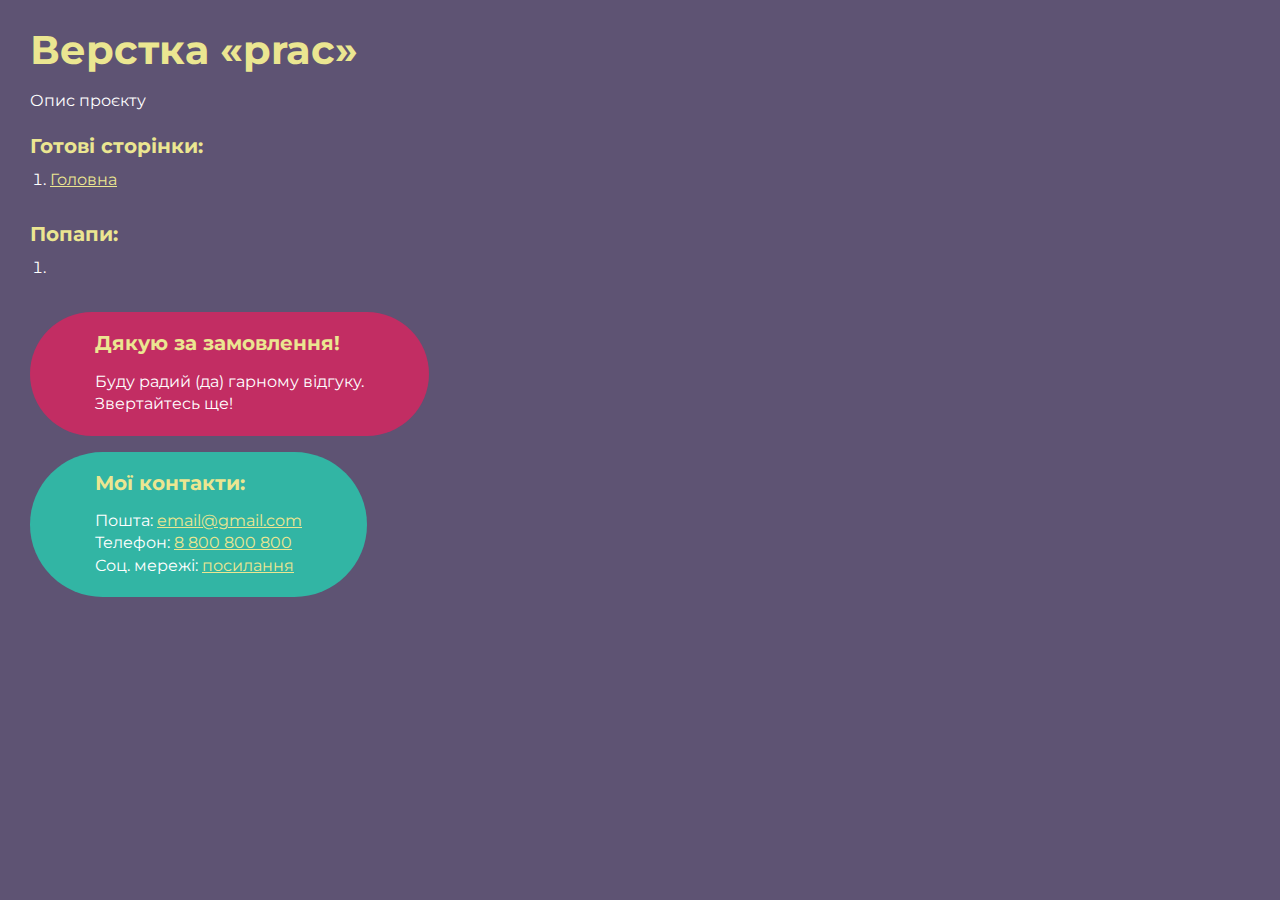
<file: index.html>
<!DOCTYPE html>
<html>

<head>
	<meta charset="UTF-8">
	<meta name="viewport" content="width=device-width, initial-scale=1.0">
	<title>Верстка «prac»</title>
</head>

<body>
	<div class="rootpage">
		<h1>Верстка «prac»</h1>
		<div class="rootpage__info">
			Опис проєкту
		</div>
		<h2>Готові сторінки:</h2>
		<ol class="rootpage__list">
			<li><a target="_blank" href="home.html">Головна</a></li>
		</ol>
		<h2>Попапи:</h2>
		<ol class="rootpage__list">
			<li><a target="_blank" href="home.html#"></a></li>
		</ol>
		<div class="rootpage__tnx">
			<h2>Дякую за замовлення!</h2>
			<p>Буду радий (да) гарному відгуку.</p>
			<p>Звертайтесь ще!</p>
		</div>
		<div class="rootpage__contacts">
			<h2>Мої контакти:</h2>
			<p>Пошта: <a href="mailto:email@gmail.com">email@gmail.com</a></p>
			<p>Телефон: <a href="tel:8800800800">8 800 800 800</a></p>
			<p>Соц. мережі: <a href="">посилання</a></p>
		</div>
	</div>
</body>
<style>
	@charset "UTF-8";
	@import url("https://fonts.googleapis.com/css?family=Montserrat:regular,700&display=swap");

	*,
	*::before,
	*::after {
		padding: 0px;
		margin: 0px;
		border: 0px;
		box-sizing: border-box;
	}

	html,
	body {
		height: 100%;
		margin: 0;
		padding: 0;
		min-width: 320px;
		width: 100%;
		color: #fff;
		background-color: #5e5373;
	}

	body {
		font-family: Montserrat;
		font-size: 100%;
		line-height: 1;
		font-size: 1rem;
	}

	a {
		text-decoration: underline;
		color: #ebe691
	}

	a:visited {
		text-decoration: underline;
		color: #aaa768;
	}

	a:hover {
		text-decoration: none;
	}

	ul li {
		list-style: none;
	}

	img {
		vertical-align: top;
	}

	.wrapper {
		width: 100%;
		min-height: 100%;
		overflow: hidden;
	}

	.rootpage {
		padding: 30px;
		display: flex;
		flex-direction: column;
		align-items: flex-start;
	}

	@media (max-width: 767px) {
		.rootpage {
			padding: 30px 15px;
		}
	}

	h1 {
		color: #ebe691;
		font-size: 2.5rem;
		margin: 0px 0px 1.25rem 0px;
	}

	@media (max-width: 767px) {
		h1 {
			font-size: 1.85rem;
			margin: 0px 0px 1.25rem 0px;
		}
	}

	h2 {
		color: #ebe691;
		font-size: 1.25rem;
		margin: 0px 0px 1rem 0px;
	}

	@media (max-width: 767px) {
		h2 {
			font-size: 1.125rem;
			margin: 0px 0px 1rem 0px;
		}
	}

	.rootpage__info {
		line-height: 140%;
		margin: 0px 0px 1.5rem 0px;
	}

	.rootpage__list {
		margin: 0px 0px 2.25rem 1.25rem;
	}

	.rootpage__list li:not(:last-child) {
		margin: 0px 0px 15px 0px;
	}

	.rootpage__contacts,
	.rootpage__tnx {
		border-radius: 200px;
		padding: 20px 65px;
		line-height: 140%;
	}

	@media (max-width: 767px) {

		.rootpage__contacts,
		.rootpage__tnx {
			border-radius: 40px;
			padding: 20px;
		}
	}

	.rootpage__contacts {
		background: #32b5a4;

	}

	.rootpage__contacts a {
		color: #ebe691;
	}

	.rootpage__tnx {
		background: #c22d63;
		margin: 0px 0px 1rem 0px;
	}
</style>

</html>
</file>
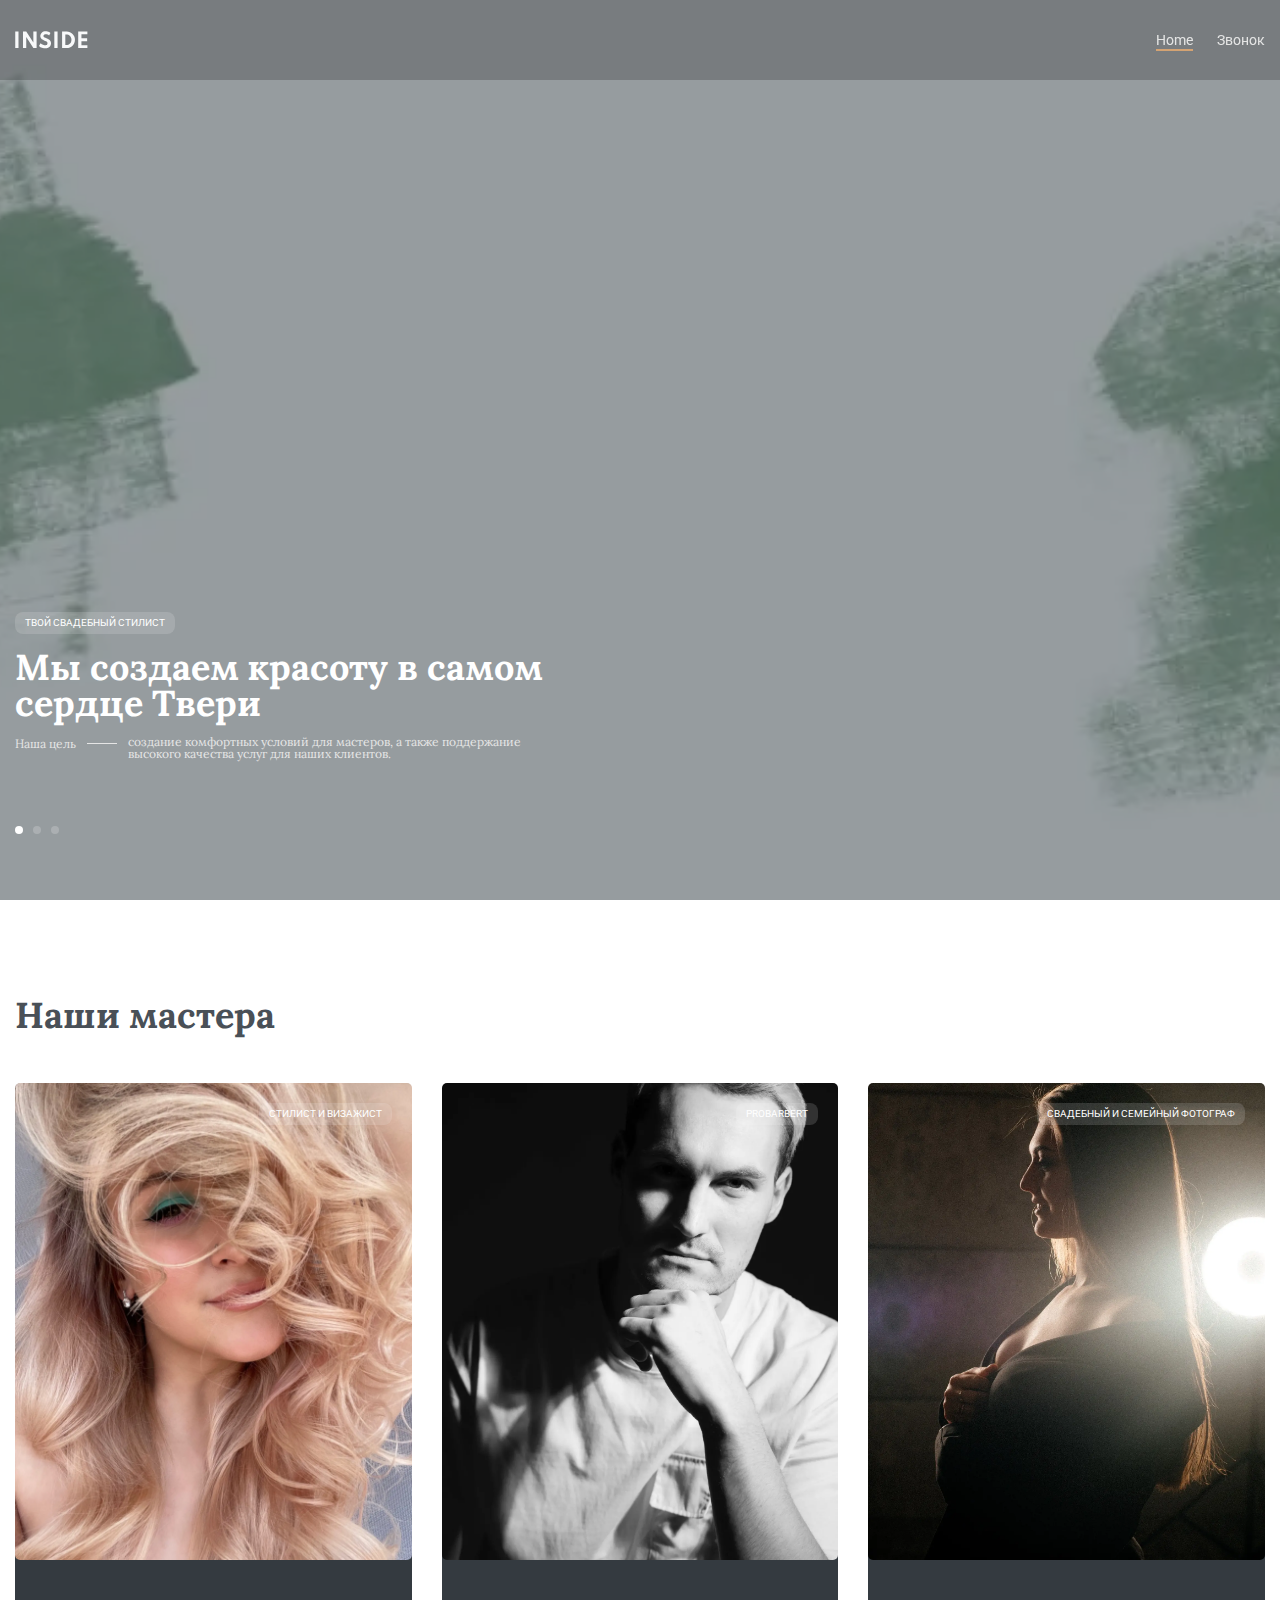
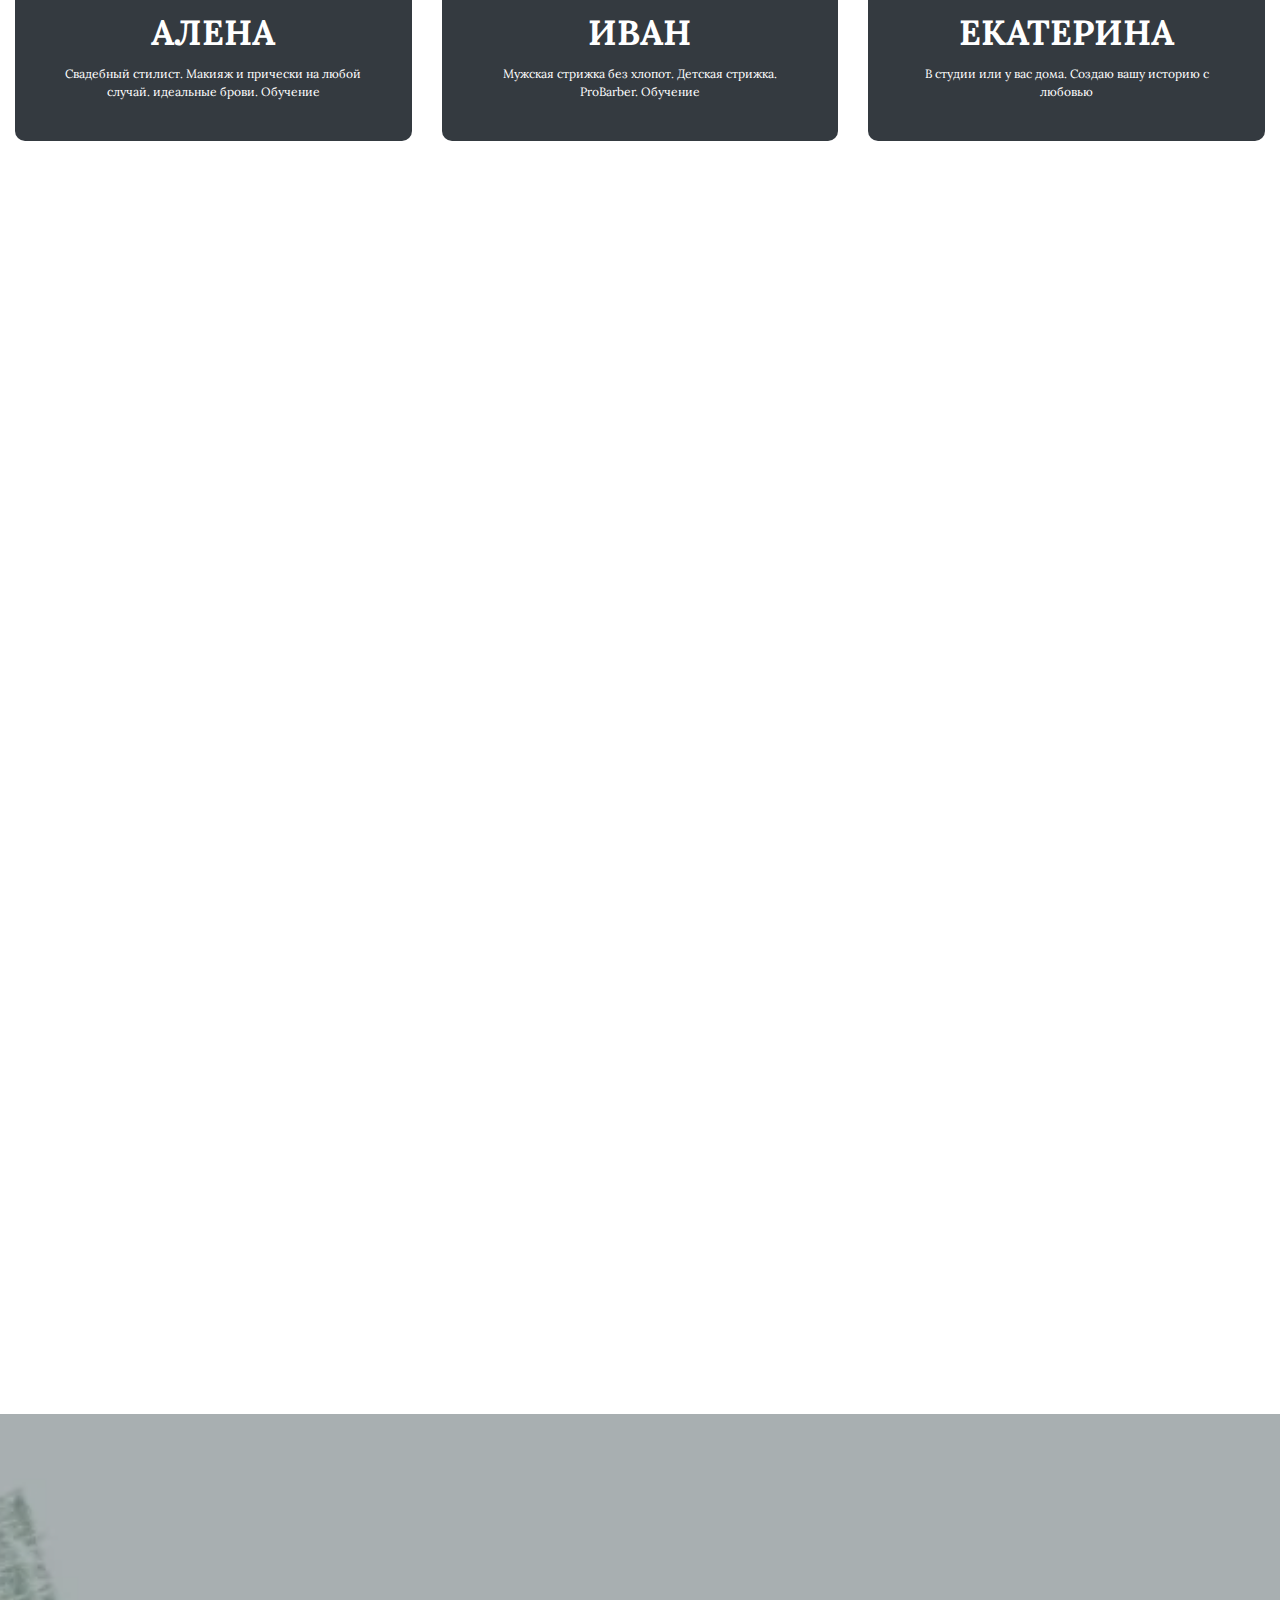
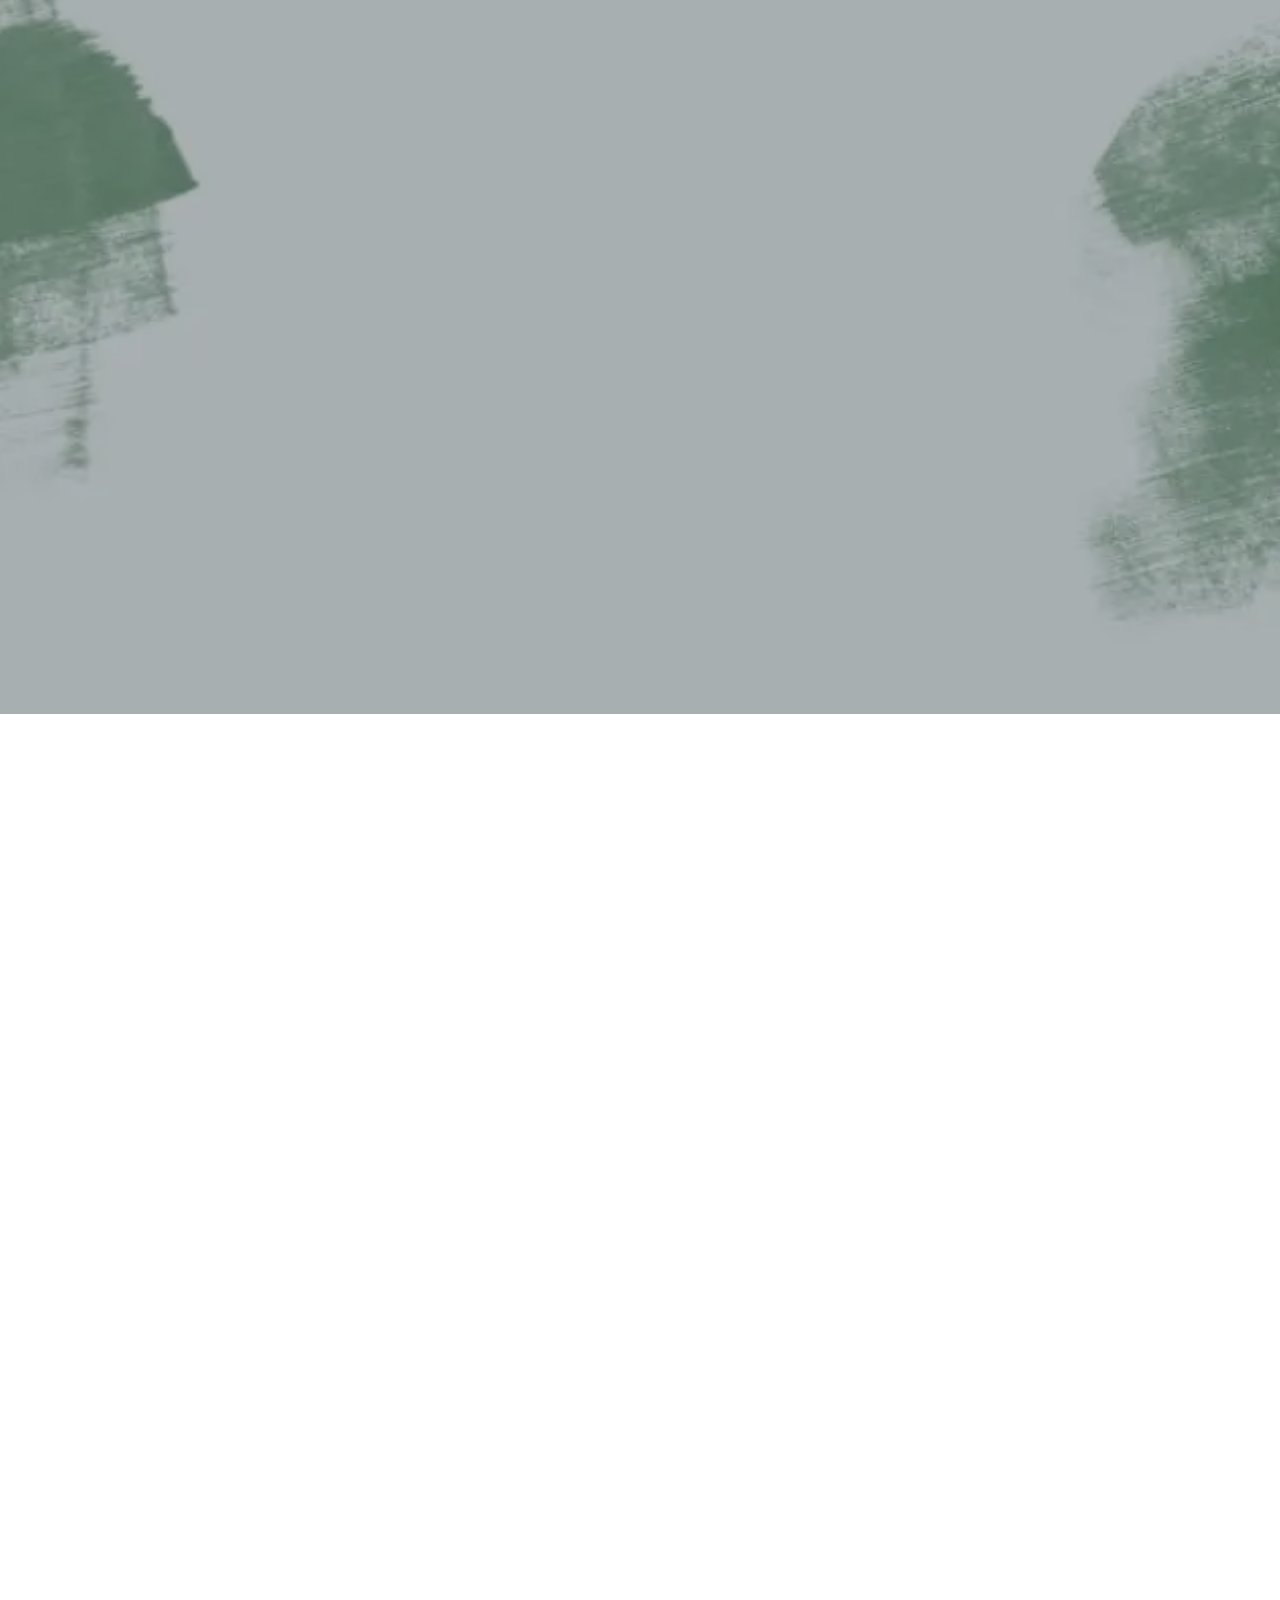
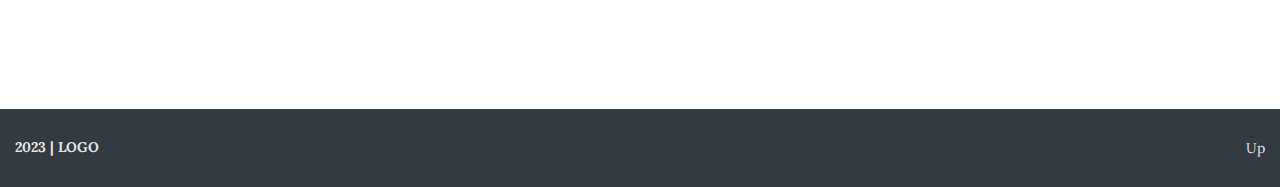
<file: home.html>
<!DOCTYPE html>
<html lang="ru">

<head>
	<title>HomePage</title>
	<meta charset="UTF-8">
	<meta name="format-detection" content="telephone=no">
	<!-- <style>body{opacity: 0;}</style> -->
	<link rel="stylesheet" href="css/style.min.css?_v=20230210014905">
	<link rel="shortcut icon" href="favicon.ico">
	<!-- <meta name="robots" content="noindex, nofollow"> -->
	<meta name="viewport" content="width=device-width, initial-scale=1.0">
</head>

<body>
	<div class="wrapper">
		<header class="header">
			<div class="header__container">
				<div class="header__logo">
					<img src="img/logo/INSIDE.svg" alt="Logo">
				</div>
				<nav class="header__menu menu">
					<ul class="menu__list">
						<li class="menu__item">
							<a href="home.html" class="menu__link active">Home</a>
						</li>
						<li class="menu__item">
							<a href="article.html" class="menu__link">Звонок</a>
						</li>
					</ul>
				</nav>
			</div>
		</header>
		<main class="page">
			<section class="page__sections">
				<div class="page__main-slider main-slider swiper">
					<div class="main-slider__wrapper swiper-wrapper">
						<div class="main-slider__slide swiper-slide">
							<picture><source srcset="img/mainpage/f2.webp" type="image/webp"><img class="main-slider__bg" src="img/mainpage/f2.jpg" alt="image"></picture>
							<div class="main-slider__container">
								<a href="#" class="main-slider__category category">ТВОЙ СВАДЕБНЫЙ СТИЛИСТ</a>
								<div class="main-slider__title title">Мы создаем красоту в самом сердце Твери</div>
								<div class="main-slider__body">
									<div class="main-slier__date">Наша цель</div>
									<div class="main-slier__text text">
										<p> создание комфортных условий для мастеров, а также поддержание высокого качества услуг для наших клиентов.</p>
									</div>
								</div>
							</div>
						</div>
						<div class="main-slider__slide swiper-slide">
							<picture><source srcset="img/mainpage/(2).webp" type="image/webp"><img class="main-slider__bg" src="img/mainpage/(2).jpg" alt="image"></picture>
							<div class="main-slider__container">
								<a href="#" class="main-slider__category category">ФОТОСЕССИИ</a>
								<div class="main-slider__title title">Предоставляя качественные услуги в дружелюбной обстановке</div>
								<div class="main-slider__body">
									<div class="main-slier__date">Наша обязаность</div>
									<div class="main-slier__text text">
										<p>как ярко вы выйдете в свет полсе нас </p>
									</div>
								</div>
							</div>
						</div>
						<div class="main-slider__slide swiper-slide">
							<picture><source srcset="img/mainpage/(3).webp" type="image/webp"><img class="main-slider__bg" src="img/mainpage/(3).jpg" alt="image"></picture>
							<div class="main-slider__container">
								<a href="#" class="main-slider__category category">ОБУЧЕНИЕ И РАБОТА У НАС</a>
								<div class="main-slider__title title">Аренда мест для будующих мастеров, а так же курсы для опытных и начинающих</div>
								<div class="main-slider__body">
									<div class="main-slier__date">Наша цель</div>
									<div class="main-slier__text text">
										<p> Аренда мест для будующих мастеров, а так же курсы для опытных и начинающих</p>
									</div>
								</div>
							</div>
						</div>

					</div>
					<div class="main-slider__bullets bullets">
						<div class="bullets__container">
							<div class="bullets__items"></div>
						</div>
					</div>
				</div>

			</section>
			<section class="page__masters masters">
				<div class="masters__container">
					<div class="masters__header">
						<h2 class="masters__title title title_dark">Наши мастера</h2>
					</div>
					<div class="masters__items">
						<article class="masters__item item-master">
							<a href="" class="item-master__category category">СТИЛИСТ И ВИЗАЖИСТ</a>
							<a href="#" class="item-master__image">
								<picture><source srcset="img/mainpage/alena.webp" type="image/webp"><img src="img/mainpage/alena.jpg" alt="Image(Алена)"></picture>
							</a>
							<div class="item-master__content">
								<h4 class="item-master__title">
									<a href="" class="item-master__link-title">АЛЕНА</a>
								</h4>
								<div class="item-master__text text">
									<p>
										Свадебный стилист. Макияж и прически на любой случай. идеальные брови. Обучение
									</p>
								</div>
							</div>
						</article>
						<article class="masters__item item-master">
							<a href="" class="item-master__category category">ProBarberТ</a>
							<a href="#" class="item-master__image">
								<picture><source srcset="img/mainpage/ivan.webp" type="image/webp"><img src="img/mainpage/ivan.jpg" alt="Image(Алена)"></picture>
							</a>
							<div class="item-master__content">
								<h4 class="item-master__title">
									<a href="" class="item-master__link-title">ИВАН</a>
								</h4>
								<div class="item-master__text text">
									<p>
										Мужская стрижка без хлопот. Детская стрижка. ProBarber. Обучение
									</p>
								</div>
							</div>
						</article>
						<article class="masters__item item-master">
							<a href="" class="item-master__category category">СВАДЕБНЫЙ И СЕМЕЙНЫЙ ФОТОГРАФ</a>
							<a href="#" class="item-master__image">
								<picture><source srcset="img/mainpage/kate.webp" type="image/webp"><img src="img/mainpage/kate.jpg" alt="Image(Алена)"></picture>
							</a>
							<div class="item-master__content">
								<h4 class="item-master__title">
									<a href="" class="item-master__link-title">ЕКАТЕРИНА</a>
								</h4>
								<div class="item-master__text text">
									<p>
										В студии или у вас дома. Создаю вашу историю с любовью
									</p>
								</div>
							</div>
						</article>
					</div>
				</div>
			</section>
			<section class="page__popular popular">
				<div class="popular__container">
					<div data-item class="popular__header">
						<h2 class="popular__title title title_dark">В салоне INSIDE</h2>
						<nav class="popular__nav nav-popular">
							<button type="button" class="nav-popular__item active">Работы мастеров</button>
							<button type="button" class="nav-popular__item">АЛЕНА</button>
							<button type="button" class="nav-popular__item">ИВАН</button>
							<button type="button" class="nav-popular__item">КАТЯ</button>
						</nav>
					</div>
					<div class="popualar__content">
						<div class="popular__tab active">
							<div class="popular__items">
								<article data-item class="popular__item item-popular">
									<a href="" class="item-popular__category category">АЛЕНА</a>
									<a href="#" class="item-popular__image">
										<picture><source srcset="img/popular/1.webp" type="image/webp"><img src="img/popular/1.jpg" alt="Image"></picture>
									</a>
									<!-- <div class="item-popular__date">08.08.2021</div> -->
									<h4 class="item-popular__title">
										<a href="" class="item-popular__link-title">Dream destinations to visit this
											year in Paris</a>
									</h4>
									<div class="item-popular__text text">
										<p>
											Progressively incentivize cooperative systems through technically sound functionalities. Credibly productivate seamless data with flexible schemas.
										</p>
									</div>
								</article>
								<article data-item class="popular__item item-popular">
									<a href="" class="item-popular__category category">АЛЕНА</a>
									<a href="#" class="item-popular__image">
										<picture><source srcset="img/popular/2.webp" type="image/webp"><img src="img/popular/2.jpg" alt="Image"></picture>
									</a>
									<!-- <div class="item-popular__date">08.08.2021</div> -->
									<h4 class="item-popular__title">
										<a href="" class="item-popular__link-title">Breathtaking first-person photos
											around Europe</a>
									</h4>
									<div class="item-popular__text text">
										<p>
											Progressively incentivize cooperative systems through technically sound functionalities. Credibly productivate seamless data with flexible schemas.
										</p>
									</div>
								</article>
								<article data-item class="popular__item item-popular">
									<a href="" class="item-popular__category category">ИВАН</a>
									<a href="#" class="item-popular__image">
										<picture><source srcset="img/popular/3.webp" type="image/webp"><img src="img/popular/3.jpg" alt="Image"></picture>
									</a>
									<!-- <div class="item-popular__date">08.08.2021</div> -->
									<h4 class="item-popular__title">
										<a href="" class="item-popular__link-title">What collectors need to know about
											authenticity</a>
									</h4>
									<div class="item-popular__text text">
										<p>
											Progressively incentivize cooperative systems through technically sound functionalities. Credibly productivate seamless data with flexible schemas.
										</p>
									</div>
								</article>
								<article data-item class="popular__item item-popular">
									<a href="" class="item-popular__category category">КАТЯ</a>
									<a href="#" class="item-popular__image">
										<picture><source srcset="img/popular/4.webp" type="image/webp"><img src="img/popular/4.jpg" alt="Image"></picture>
									</a>
									<!-- <div class="item-popular__date">08.08.2021</div> -->
									<h4 class="item-popular__title">
										<a href="" class="item-popular__link-title">Instagram artists with great
											photography skills</a>
									</h4>
									<div class="item-popular__text text">
										<p>
											Progressively incentivize cooperative systems through technically sound functionalities. Credibly productivate seamless data with flexible schemas.
										</p>
									</div>
								</article>
								<article data-item class="popular__item item-popular">
									<a href="" class="item-popular__category category">ИВАН</a>
									<a href="#" class="item-popular__image">
										<picture><source srcset="img/popular/5.webp" type="image/webp"><img src="img/popular/5.jpg" alt="Image"></picture>
									</a>
									<!-- <div class="item-popular__date">08.08.2021</div> -->
									<h4 class="item-popular__title">
										<a href="" class="item-popular__link-title">Thins to know before visiting
											Cave in Germany</a>
									</h4>
									<div class="item-popular__text text">
										<p>
											Progressively incentivize cooperative systems through technically sound functionalities. Credibly productivate seamless data with flexible schemas.
										</p>
									</div>
								</article>
								<article data-item class="popular__item item-popular">
									<a href="" class="item-popular__category category">АЛЕНА</a>
									<a href="#" class="item-popular__image">
										<picture><source srcset="img/popular/6.webp" type="image/webp"><img src="img/popular/6.jpg" alt="Image"></picture>
									</a>
									<!-- <div class="item-popular__date">08.08.2021</div> -->
									<h4 class="item-popular__title">
										<a href="" class="item-popular__link-title">Nina Smith vibrant work collab
											with Nike Dunk</a>
									</h4>
									<div class="item-popular__text text">
										<p>
											Progressively incentivize cooperative systems through technically sound functionalities. Credibly productivate seamless data with flexible schemas.
										</p>
									</div>
								</article>
								<article data-item class="popular__item item-popular">
									<a href="" class="item-popular__category category">КАТЯ</a>
									<a href="#" class="item-popular__image">
										<picture><source srcset="img/popular/7.webp" type="image/webp"><img src="img/popular/7.jpg" alt="Image"></picture>
									</a>
									<!-- <div class="item-popular__date">08.08.2021</div> -->
									<h4 class="item-popular__title">
										<a href="" class="item-popular__link-title">Richard Norton photorealistic
											rendering as real photos</a>
									</h4>
									<div class="item-popular__text text">
										<p>
											Progressively incentivize cooperative systems through technically sound functionalities. Credibly productivate seamless data with flexible schemas.
										</p>
									</div>
								</article>
								<article data-item class="popular__item item-popular">
									<a href="" class="item-popular__category category">КАТЯ </a>
									<a href="#" class="item-popular__image">
										<picture><source srcset="img/popular/8.webp" type="image/webp"><img src="img/popular/8.jpg" alt="Image"></picture>
									</a>
									<!-- <div class="item-popular__date">08.08.2021</div> -->
									<h4 class="item-popular__title">
										<a href="" class="item-popular__link-title">25 quality collectors toys inspired
											by famous films</a>
									</h4>
									<div class="item-popular__text text">
										<p>
											Progressively incentivize cooperative systems through technically sound functionalities. Credibly productivate seamless data with flexible schemas.
										</p>
									</div>
								</article>
							</div>
						</div>
						<!-- АЛЕНА -->
						<div class="popular__tab">
							<div class="popular__items">
								<article data-item class="popular__item item-popular">
									<a href="" class="item-popular__category category">АЛЕНА</a>
									<a href="#" class="item-popular__image">
										<picture><source srcset="img/popular/alena/1.webp" type="image/webp"><img src="img/popular/alena/1.jpg" alt="Image"></picture>
									</a>
									<!-- <div class="item-popular__date">08.08.2021</div> -->
									<h4 class="item-popular__title">
										<a href="" class="item-popular__link-title">Breathtaking first-person photos
											around Europe</a>
									</h4>
									<div class="item-popular__text text">
										<p>
											Progressively incentivize cooperative systems through technically sound functionalities. Credibly productivate seamless data with flexible schemas.
										</p>
									</div>
								</article>
								<article data-item class="popular__item item-popular">
									<a href="" class="item-popular__category category">АЛЕНА</a>
									<a href="#" class="item-popular__image">
										<picture><source srcset="img/popular/alena/2.webp" type="image/webp"><img src="img/popular/alena/2.jpg" alt="Image"></picture>
									</a>
									<!-- <div class="item-popular__date">08.08.2021</div> -->
									<h4 class="item-popular__title">
										<a href="" class="item-popular__link-title">Dream destinations to visit this
											year in Paris</a>
									</h4>
									<div class="item-popular__text text">
										<p>
											Progressively incentivize cooperative systems through technically sound functionalities. Credibly productivate seamless data with flexible schemas.
										</p>
									</div>
								</article>
								<article data-item class="popular__item item-popular">
									<a href="" class="item-popular__category category">АЛЕНА</a>
									<a href="#" class="item-popular__image">
										<picture><source srcset="img/popular/alena/3.webp" type="image/webp"><img src="img/popular/alena/3.jpg" alt="Image"></picture>
									</a>
									<!-- <div class="item-popular__date">08.08.2021</div> -->
									<h4 class="item-popular__title">
										<a href="" class="item-popular__link-title">What collectors need to know about
											authenticity</a>
									</h4>
									<div class="item-popular__text text">
										<p>
											Progressively incentivize cooperative systems through technically sound functionalities. Credibly productivate seamless data with flexible schemas.
										</p>
									</div>
								</article>
								<article data-item class="popular__item item-popular">
									<a href="" class="item-popular__category category">АЛЕНА</a>
									<a href="#" class="item-popular__image">
										<picture><source srcset="img/popular/alena/4.webp" type="image/webp"><img src="img/popular/alena/4.jpg" alt="Image"></picture>
									</a>
									<!-- <div class="item-popular__date">08.08.2021</div> -->
									<h4 class="item-popular__title">
										<a href="" class="item-popular__link-title">25 quality collectors toys inspired
											by famous films</a>
									</h4>
									<div class="item-popular__text text">
										<p>
											Progressively incentivize cooperative systems through technically sound functionalities. Credibly productivate seamless data with flexible schemas.
										</p>
									</div>
								</article>
								<article data-item class="popular__item item-popular">
									<a href="" class="item-popular__category category">АЛЕНА</a>
									<a href="#" class="item-popular__image">
										<picture><source srcset="img/popular/5.webp" type="image/webp"><img src="img/popular/5.jpg" alt="Image"></picture>
									</a>
									<!-- <div class="item-popular__date">08.08.2021</div> -->
									<h4 class="item-popular__title">
										<a href="" class="item-popular__link-title">25 quality collectors toys inspired
											by famous films</a>
									</h4>
									<div class="item-popular__text text">
										<p>
											Progressively incentivize cooperative systems through technically sound functionalities. Credibly productivate seamless data with flexible schemas.
										</p>
									</div>
								</article>
								<article data-item class="popular__item item-popular">
									<a href="" class="item-popular__category category">АЛЕНА</a>
									<a href="#" class="item-popular__image">
										<picture><source srcset="img/popular/alena/6.webp" type="image/webp"><img src="img/popular/alena/6.jpg" alt="Image"></picture>
									</a>
									<!-- <div class="item-popular__date">08.08.2021</div> -->
									<h4 class="item-popular__title">
										<a href="" class="item-popular__link-title">25 quality collectors toys inspired
											by famous films</a>
									</h4>
									<div class="item-popular__text text">
										<p>
											Progressively incentivize cooperative systems through technically sound functionalities. Credibly productivate seamless data with flexible schemas.
										</p>
									</div>
								</article>
								<article data-item class="popular__item item-popular">
									<a href="" class="item-popular__category category">АЛЕНА</a>
									<a href="#" class="item-popular__image">
										<picture><source srcset="img/popular/alena/7.webp" type="image/webp"><img src="img/popular/alena/7.jpg" alt="Image"></picture>
									</a>
									<!-- <div class="item-popular__date">08.08.2021</div> -->
									<h4 class="item-popular__title">
										<a href="" class="item-popular__link-title">25 quality collectors toys inspired
											by famous films</a>
									</h4>
									<div class="item-popular__text text">
										<p>
											Progressively incentivize cooperative systems through technically sound functionalities. Credibly productivate seamless data with flexible schemas.
										</p>
									</div>
								</article>
								<article data-item class="popular__item item-popular">
									<a href="" class="item-popular__category category">АЛЕНА</a>
									<a href="#" class="item-popular__image">
										<picture><source srcset="img/popular/alena/8.webp" type="image/webp"><img src="img/popular/alena/8.jpg" alt="Image"></picture>
									</a>
									<!-- <div class="item-popular__date">08.08.2021</div> -->
									<h4 class="item-popular__title">
										<a href="" class="item-popular__link-title">25 quality collectors toys inspired
											by famous films</a>
									</h4>
									<div class="item-popular__text text">
										<p>
											Progressively incentivize cooperative systems through technically sound functionalities. Credibly productivate seamless data with flexible schemas.
										</p>
									</div>
								</article>
							</div>
						</div>
						<!-- ИВАН -->
						<div class="popular__tab">
							<div class="popular__items">
								<article data-item class="popular__item item-popular">
									<a href="" class="item-popular__category category">ИВАН</a>
									<a href="#" class="item-popular__image">
										<picture><source srcset="img/popular/ivan/1.webp" type="image/webp"><img src="img/popular/ivan/1.jpg" alt="Image"></picture>
									</a>
									<!-- <div class="item-popular__date">08.08.2021</div> -->
									<h4 class="item-popular__title">
										<a href="" class="item-popular__link-title">What collectors need to know about
											authenticity</a>
									</h4>
									<div class="item-popular__text text">
										<p>
											Progressively incentivize cooperative systems through technically sound functionalities. Credibly productivate seamless data with flexible schemas.
										</p>
									</div>
								</article>
								<article data-item class="popular__item item-popular">
									<a href="" class="item-popular__category category">ИВАН</a>
									<a href="#" class="item-popular__image">
										<picture><source srcset="img/popular/ivan/2.webp" type="image/webp"><img src="img/popular/ivan/2.jpg" alt="Image"></picture>
									</a>
									<!-- <div class="item-popular__date">08.08.2021</div> -->
									<h4 class="item-popular__title">
										<a href="" class="item-popular__link-title">Richard Norton photorealistic
											rendering as real photos</a>
									</h4>
									<div class="item-popular__text text">
										<p>
											Progressively incentivize cooperative systems through technically sound functionalities. Credibly productivate seamless data with flexible schemas.
										</p>
									</div>
								</article>
								<article data-item class="popular__item item-popular">
									<a href="" class="item-popular__category category">ИВАН</a>
									<a href="#" class="item-popular__image">
										<picture><source srcset="img/popular/ivan/3.webp" type="image/webp"><img src="img/popular/ivan/3.jpg" alt="Image"></picture>
									</a>
									<!-- <div class="item-popular__date">08.08.2021</div> -->
									<h4 class="item-popular__title">
										<a href="" class="item-popular__link-title">Richard Norton photorealistic
											rendering as real photos</a>
									</h4>
									<div class="item-popular__text text">
										<p>
											Progressively incentivize cooperative systems through technically sound functionalities. Credibly productivate seamless data with flexible schemas.
										</p>
									</div>
								</article>
								<article data-item class="popular__item item-popular">
									<a href="" class="item-popular__category category">ИВАН</a>
									<a href="#" class="item-popular__image">
										<picture><source srcset="img/popular/ivan/4.webp" type="image/webp"><img src="img/popular/ivan/4.jpg" alt="Image"></picture>
									</a>
									<!-- <div class="item-popular__date">08.08.2021</div> -->
									<h4 class="item-popular__title">
										<a href="" class="item-popular__link-title">Richard Norton photorealistic
											rendering as real photos</a>
									</h4>
									<div class="item-popular__text text">
										<p>
											Progressively incentivize cooperative systems through technically sound functionalities. Credibly productivate seamless data with flexible schemas.
										</p>
									</div>
								</article>
								<article data-item class="popular__item item-popular">
									<a href="" class="item-popular__category category">ИВАН</a>
									<a href="#" class="item-popular__image">
										<picture><source srcset="img/popular/ivan/5.webp" type="image/webp"><img src="img/popular/ivan/5.jpg" alt="Image"></picture>
									</a>
									<!-- <div class="item-popular__date">08.08.2021</div> -->
									<h4 class="item-popular__title">
										<a href="" class="item-popular__link-title">Richard Norton photorealistic
											rendering as real photos</a>
									</h4>
									<div class="item-popular__text text">
										<p>
											Progressively incentivize cooperative systems through technically sound functionalities. Credibly productivate seamless data with flexible schemas.
										</p>
									</div>
								</article>
								<article data-item class="popular__item item-popular">
									<a href="" class="item-popular__category category">ИВАН</a>
									<a href="#" class="item-popular__image">
										<picture><source srcset="img/popular/ivan/6.webp" type="image/webp"><img src="img/popular/ivan/6.jpg" alt="Image"></picture>
									</a>
									<!-- <div class="item-popular__date">08.08.2021</div> -->
									<h4 class="item-popular__title">
										<a href="" class="item-popular__link-title">Richard Norton photorealistic
											rendering as real photos</a>
									</h4>
									<div class="item-popular__text text">
										<p>
											Progressively incentivize cooperative systems through technically sound functionalities. Credibly productivate seamless data with flexible schemas.
										</p>
									</div>
								</article>
								<article data-item class="popular__item item-popular">
									<a href="" class="item-popular__category category">ИВАН</a>
									<a href="#" class="item-popular__image">
										<picture><source srcset="img/popular/ivan/7.webp" type="image/webp"><img src="img/popular/ivan/7.jpg" alt="Image"></picture>
									</a>
									<!-- <div class="item-popular__date">08.08.2021</div> -->
									<h4 class="item-popular__title">
										<a href="" class="item-popular__link-title">Richard Norton photorealistic
											rendering as real photos</a>
									</h4>
									<div class="item-popular__text text">
										<p>
											Progressively incentivize cooperative systems through technically sound functionalities. Credibly productivate seamless data with flexible schemas.
										</p>
									</div>
								</article>
								<article data-item class="popular__item item-popular">
									<a href="" class="item-popular__category category">ИВАН</a>
									<a href="#" class="item-popular__image">
										<picture><source srcset="img/popular/ivan/8.webp" type="image/webp"><img src="img/popular/ivan/8.jpg" alt="Image"></picture>
									</a>
									<!-- <div class="item-popular__date">08.08.2021</div> -->
									<h4 class="item-popular__title">
										<a href="" class="item-popular__link-title">Richard Norton photorealistic
											rendering as real photos</a>
									</h4>
									<div class="item-popular__text text">
										<p>
											Progressively incentivize cooperative systems through technically sound functionalities. Credibly productivate seamless data with flexible schemas.
										</p>
									</div>
								</article>
							</div>
						</div>
						<!-- КАТЯ -->
						<div class="popular__tab">
							<div class="popular__items">
								<article data-item class="popular__item item-popular">
									<a href="" class="item-popular__category category">КАТЯ</a>
									<a href="#" class="item-popular__image">
										<picture><source srcset="img/popular/kate/1.webp" type="image/webp"><img src="img/popular/kate/1.jpg" alt="Image"></picture>
									</a>
									<!-- <div class="item-popular__date">08.08.2021</div> -->
									<h4 class="item-popular__title">
										<a href="" class="item-popular__link-title">Instagram artists with great
											photography skills</a>
									</h4>
									<div class="item-popular__text text">
										<p>
											Progressively incentivize cooperative systems through technically sound functionalities. Credibly productivate seamless data with flexible schemas.
										</p>
									</div>
								</article>
								<article data-item class="popular__item item-popular">
									<a href="" class="item-popular__category category">КАТЯ</a>
									<a href="#" class="item-popular__image">
										<picture><source srcset="img/popular/kate/2.webp" type="image/webp"><img src="img/popular/kate/2.jpg" alt="Image"></picture>
									</a>
									<!-- <div class="item-popular__date">08.08.2021</div> -->
									<h4 class="item-popular__title">
										<a href="" class="item-popular__link-title">Instagram artists with great
											photography skills</a>
									</h4>
									<div class="item-popular__text text">
										<p>
											Progressively incentivize cooperative systems through technically sound functionalities. Credibly productivate seamless data with flexible schemas.
										</p>
									</div>
								</article>
								<article data-item class="popular__item item-popular">
									<a href="" class="item-popular__category category">КАТЯ</a>
									<a href="#" class="item-popular__image">
										<picture><source srcset="img/popular/kate/3.webp" type="image/webp"><img src="img/popular/kate/3.jpg" alt="Image"></picture>
									</a>
									<!-- <div class="item-popular__date">08.08.2021</div> -->
									<h4 class="item-popular__title">
										<a href="" class="item-popular__link-title">Instagram artists with great
											photography skills</a>
									</h4>
									<div class="item-popular__text text">
										<p>
											Progressively incentivize cooperative systems through technically sound functionalities. Credibly productivate seamless data with flexible schemas.
										</p>
									</div>
								</article>
								<article data-item class="popular__item item-popular">
									<a href="" class="item-popular__category category">КАТЯ</a>
									<a href="#" class="item-popular__image">
										<picture><source srcset="img/popular/kate/4.webp" type="image/webp"><img src="img/popular/kate/4.jpg" alt="Image"></picture>
									</a>
									<!-- <div class="item-popular__date">08.08.2021</div> -->
									<h4 class="item-popular__title">
										<a href="" class="item-popular__link-title">Instagram artists with great
											photography skills</a>
									</h4>
									<div class="item-popular__text text">
										<p>
											Progressively incentivize cooperative systems through technically sound functionalities. Credibly productivate seamless data with flexible schemas.
										</p>
									</div>
								</article>
								<article data-item class="popular__item item-popular">
									<a href="" class="item-popular__category category">КАТЯ</a>
									<a href="#" class="item-popular__image">
										<picture><source srcset="img/popular/kate/5.webp" type="image/webp"><img src="img/popular/kate/5.jpg" alt="Image"></picture>
									</a>
									<!-- <div class="item-popular__date">08.08.2021</div> -->
									<h4 class="item-popular__title">
										<a href="" class="item-popular__link-title">Instagram artists with great
											photography skills</a>
									</h4>
									<div class="item-popular__text text">
										<p>
											Progressively incentivize cooperative systems through technically sound functionalities. Credibly productivate seamless data with flexible schemas.
										</p>
									</div>
								</article>
								<article data-item class="popular__item item-popular">
									<a href="" class="item-popular__category category">КАТЯ</a>
									<a href="#" class="item-popular__image">
										<picture><source srcset="img/popular/kate/6.webp" type="image/webp"><img src="img/popular/kate/6.jpg" alt="Image"></picture>
									</a>
									<!-- <div class="item-popular__date">08.08.2021</div> -->
									<h4 class="item-popular__title">
										<a href="" class="item-popular__link-title">Instagram artists with great
											photography skills</a>
									</h4>
									<div class="item-popular__text text">
										<p>
											Progressively incentivize cooperative systems through technically sound functionalities. Credibly productivate seamless data with flexible schemas.
										</p>
									</div>
								</article>
								<article data-item class="popular__item item-popular">
									<a href="" class="item-popular__category category">КАТЯ</a>
									<a href="#" class="item-popular__image">
										<picture><source srcset="img/popular/kate/7.webp" type="image/webp"><img src="img/popular/kate/7.jpg" alt="Image"></picture>
									</a>
									<!-- <div class="item-popular__date">08.08.2021</div> -->
									<h4 class="item-popular__title">
										<a href="" class="item-popular__link-title">Instagram artists with great
											photography skills</a>
									</h4>
									<div class="item-popular__text text">
										<p>
											Progressively incentivize cooperative systems through technically sound functionalities. Credibly productivate seamless data with flexible schemas.
										</p>
									</div>
								</article>
								<article data-item class="popular__item item-popular">
									<a href="" class="item-popular__category category">КАТЯ</a>
									<a href="#" class="item-popular__image">
										<picture><source srcset="img/popular/kate/8.webp" type="image/webp"><img src="img/popular/kate/8.jpg" alt="Image"></picture>
									</a>
									<!-- <div class="item-popular__date">08.08.2021</div> -->
									<h4 class="item-popular__title">
										<a href="" class="item-popular__link-title">Instagram artists with great
											photography skills</a>
									</h4>
									<div class="item-popular__text text">
										<p>
											Progressively incentivize cooperative systems through technically sound functionalities. Credibly productivate seamless data with flexible schemas.
										</p>
									</div>
								</article>

							</div>
						</div>
					</div>
				</div>
			</section>
			<section class="page__big-post big-post">
				<div class="big-post__container">
					<a data-item href="#" class="big-post__category category">INSIDE</a>
					<h2 data-item class="big-post__title title">
						<a href="#" class="big-post__link-title">
							Подготовим к свадьбе, фотосессии и другим мероприятиям
						</a>
					</h2>
					<div data-item class="big-post__text text">
						<p>
							будем ждать вас по адресу
						</p>
					</div>
					<a data-item href="#" class="big-post__author">ТВЕРЬ, РАДИЩЕВА, 4</a>
				</div>
				<div class="big-post__bg">
					<picture><source srcset="img/mainpage/f2.webp" type="image/webp"><img src="img/mainpage/f2.jpg" alt="Image"></picture>
				</div>
			</section>
			<section class="page__related related">
				<div class="related__container">
					<h2 data-item class="related__title title title_dark">ОТЗЫВЫ</h2>
					<div class="related__items">
						<article data-item class="related__item item-related">
							<a href="#" class="item-related__category category">АЛЕНА</a>
							<a href="#" class="item-related__content">
								<div class="item-related__date">15.10.2022</div>
								<h4 class="item-related__title">Василиса Галперова</h4>
								<div class="item-related__text text">
									<p> Спасибо огромное Алене за красивую прическу, у Вас золотые ручки, буду ходить только к Вам.
									</p>
								</div>
							</a>
							<div class="item-related__image">
								<picture><source srcset="img/popular/alena/8.webp" type="image/webp"><img src="img/popular/alena/8.jpg" alt="Image"></picture>
							</div>
						</article>
						<article data-item class="related__item item-related">
							<a href="#" class="item-related__category category">КАТЯ</a>
							<a href="#" class="item-related__content">
								<div class="item-related__date">09.11.2022</div>
								<h4 class="item-related__title">Алина Петрова</h4>
								<div class="item-related__text text">
									<p>Добрый день! Вчера делала маникюр у нового мастера Екатерины. Очень понравилось, а мне есть с чем сравнивать. Аккуратно, нежно и качественно. Спасибо. Так же Екатерина занимается фотографиями.
									</p>
								</div>
							</a>
							<div class="item-related__image">
								<picture><source srcset="img/popular/kate/8.webp" type="image/webp"><img src="img/popular/kate/8.jpg" alt="Image"></picture>
							</div>
						</article>
						<article data-item class="related__item item-related">
							<a href="#" class="item-related__category category">ИВАН</a>
							<a href="#" class="item-related__content">
								<div class="item-related__date">23.11.2022</div>
								<h4 class="item-related__title">Денис Журавлев</h4>
								<div class="item-related__text text">
									<p> Отличная работа.Очень хороший мастер и собеседник ! Иван, красавчик!
									</p>
								</div>
							</a>
							<div class="item-related__image">
								<picture><source srcset="img/popular/ivan/5.webp" type="image/webp"><img src="img/popular/ivan/5.jpg" alt="Image"></picture>
							</div>
						</article>
					</div>
				</div>
			</section>
		</main>
		<footer class="footer">
			<div class="footer__container">
				<div class="footer__text">2023 | LOGO</div>
				<button class="footer__up" type="button">Up</button>
			</div>
		</footer>
	</div>
	<script src="js/app.min.js?_v=20230210014905"></script>
	<script src="https://cdn.jsdelivr.net/npm/swiper@8/swiper-bundle.min.js?_v=20230210014905"></script>
</body>

</html>
</file>
<file: css/style.min.css>
@charset "UTF-8";@import url(https://fonts.googleapis.com/css?family=Lora:regular,700&display=swap);@import url(https://fonts.googleapis.com/css?family=Roboto:700&display=swap);.category,.menu__list{font-family:Roboto}*{padding:0;margin:0;border:0}*,:after,:before{-webkit-box-sizing:border-box;box-sizing:border-box}body,html{height:100%;min-width:320px}body{color:#6c757d;line-height:1;font-family:Lora;font-size:.75rem;-ms-text-size-adjust:100%;-moz-text-size-adjust:100%;-webkit-text-size-adjust:100%;-webkit-font-smoothing:antialiased;-moz-osx-font-smoothing:grayscale}button,input,textarea{font-family:Lora;font-size:inherit}button{cursor:pointer;color:inherit;background-color:transparent}a{color:inherit;text-decoration:none}ul li{list-style:none}img{vertical-align:top}h1,h2,h3,h4,h5,h6{font-weight:inherit;font-size:inherit}svg{height:1em;width:1em}svg path{stroke:inherit;fill:inherit}.lock body{overflow:hidden;-ms-touch-action:none;touch-action:none;-ms-scroll-chaining:none;overscroll-behavior:none}.wrapper{min-height:100%;display:-webkit-box;display:-ms-flexbox;display:flex;-webkit-box-orient:vertical;-webkit-box-direction:normal;-ms-flex-direction:column;flex-direction:column;overflow:hidden}@supports (overflow:clip){.wrapper{overflow:clip}}.wrapper>main{-webkit-box-flex:1;-ms-flex:1 1 auto;flex:1 1 auto}.wrapper>*{min-width:0}[class*=__container]{max-width:83.25rem;margin:0 auto;padding:0 .9375rem}[class*=-ibg]{position:relative}[class*=-ibg] img{position:absolute;width:100%;height:100%;top:0;left:0;-o-object-fit:cover;object-fit:cover}[class*=-ibg_contain] img{-o-object-fit:contain;object-fit:contain}.header{position:fixed;width:100%;top:0;left:0;z-index:50;background:rgba(0,0,0,.2)}.header__container{display:-webkit-box;display:-ms-flexbox;display:flex;-webkit-box-align:center;-ms-flex-align:center;align-items:center;-webkit-box-pack:justify;-ms-flex-pack:justify;justify-content:space-between;gap:.9375rem;padding-top:.625rem;padding-bottom:.625rem;min-height:5rem}.menu__list{display:-webkit-box;display:-ms-flexbox;display:flex;-ms-flex-wrap:wrap;flex-wrap:wrap;-webkit-box-align:center;-ms-flex-align:center;align-items:center;row-gap:.3125rem;-webkit-column-gap:1.5rem;-moz-column-gap:1.5rem;column-gap:1.5rem;color:#e5e5e5}.menu__link{font-size:.875rem;line-height:1.5;position:relative;display:inline-block}.menu__link::after{content:"";position:absolute;width:0;bottom:0;left:50%;height:.125rem;-webkit-transition:all .3s;-o-transition:all .3s;transition:all .3s;background-color:#d4a373}.menu .active::after,.menu .menu__link:hover::after{width:100%;left:0}.footer{background:#343a40;padding:1.875rem 0;color:#e5e5e5;font-size:.875rem}.footer__container{display:-webkit-box;display:-ms-flexbox;display:flex;-webkit-box-pack:justify;-ms-flex-pack:justify;justify-content:space-between;gap:.9375rem;line-height:128.571429%}.footer__text{font-weight:700;text-transform:uppercase}.footer__up:hover{text-decoration:underline}.main-slider__wrapper{display:-webkit-box;display:-ms-flexbox;display:flex}.main-slider__slide{-ms-flex-negative:0;flex-shrink:0;position:relative;overflow:hidden;background-color:#343a40}.main-slider__bg{position:absolute;width:100%;height:100%;top:0;left:0;-o-object-fit:cover;object-fit:cover;opacity:.5}.main-slider__container{min-height:100vh;z-index:2;position:relative;display:-webkit-box;display:-ms-flexbox;display:flex;-webkit-box-orient:vertical;-webkit-box-direction:normal;-ms-flex-direction:column;flex-direction:column;-webkit-box-align:start;-ms-flex-align:start;align-items:flex-start;-webkit-box-pack:end;-ms-flex-pack:end;justify-content:end;gap:.9375rem;padding-top:6.25rem;padding-bottom:8.75rem}.main-slider__title{max-width:33.125rem}.category{background:rgba(255,255,255,.15);border-radius:.5rem;padding:.3125rem .625rem;display:inline-block;color:#fff;font-size:.625rem;line-height:120%;text-transform:uppercase;-webkit-transition:all .3s;-o-transition:all .3s;transition:all .3s}.category:hover{background:rgba(255,255,255,.5)}.title{font-weight:700;font-size:2.25rem;line-height:127,7777777777778%;color:#fff}.text{font-size:.75rem;line-height:166,67%}.main-slider{min-width:0}.main-slider__body{color:#e5e5e5;display:-webkit-box;display:-ms-flexbox;display:flex;-webkit-box-align:start;-ms-flex-align:start;align-items:flex-start;gap:.6875rem}.main-slier__date{line-height:125%;display:-webkit-box;display:-ms-flexbox;display:flex;gap:.6875rem;-webkit-box-align:center;-ms-flex-align:center;align-items:center}.main-slier__date::after{content:"";width:1.875rem;height:.0625rem;background-color:#e5e5e5}.main-slier__text{max-width:26.25rem}.bullets{position:relative;z-index:2;margin-top:-8.75rem}.bullets__items{display:-webkit-box;display:-ms-flexbox;display:flex;-webkit-box-align:center;-ms-flex-align:center;align-items:center;height:8.75rem;gap:.625rem}.bullets .bullets__items .swiper-pagination-bullet{-webkit-box-flex:0;-ms-flex:0 0 .5rem;flex:0 0 .5rem;height:.5rem;background-color:#fff;border-radius:50%;opacity:.2;-webkit-transform:opacity .3s;-ms-transform:opacity .3s;transform:opacity .3s;cursor:pointer}.bullets .bullets__items .swiper-pagination-bullet-active{opacity:1}.main-slider__body,.main-slider__category,.main-slider__title{-webkit-transform:translate(0,3.125rem);-ms-transform:translate(0,3.125rem);transform:translate(0,3.125rem);opacity:0;-webkit-transition:all .8s;-o-transition:all .8s;transition:all .8s}.loader .main-slider__category{-webkit-transition-delay:.5s;-o-transition-delay:.5s;transition-delay:.5s}.loader .main-slider__title{-webkit-transition-delay:.7s;-o-transition-delay:.7s;transition-delay:.7s}.loader .main-slider__body{-webkit-transition-delay:.9s;-o-transition-delay:.9s;transition-delay:.9s}.loader .main-slider__body,.loader .main-slider__category,.loader .main-slider__title{-webkit-transform:translate(0,0);-ms-transform:translate(0,0);transform:translate(0,0);opacity:1}.popular__header{display:-webkit-box;display:-ms-flexbox;display:flex;-webkit-box-pack:justify;-ms-flex-pack:justify;justify-content:space-between;-webkit-box-align:center;-ms-flex-align:center;align-items:center;gap:.9375rem;margin-bottom:2.8125rem}.popular__tab{display:none}.popular__tab.active{display:block}.popular__items{display:-ms-grid;display:grid;grid-template-columns:repeat(auto-fill,minmax(17.5rem,1fr));-webkit-column-gap:1.25rem;-moz-column-gap:1.25rem;column-gap:1.25rem;row-gap:3.125rem}.title_dark{color:#495057}.nav-popular{display:-webkit-box;display:-ms-flexbox;display:flex;-ms-flex-wrap:wrap;flex-wrap:wrap;-webkit-column-gap:1.25rem;-moz-column-gap:1.25rem;column-gap:1.25rem;row-gap:.3125rem;-webkit-box-pack:center;-ms-flex-pack:center;justify-content:center;-webkit-box-align:center;-ms-flex-align:center;align-items:center}.nav-popular__item{font-weight:700;line-height:1.5;position:relative}.nav-popular__item::after{content:"";position:absolute;bottom:0;left:50%;width:0;height:.125rem;background-color:#d4a373;-webkit-transition:all .3s;-o-transition:all .3s;transition:all .3s}.nav-popular__item.active::after,.nav-popular__item:hover::after{width:100%;left:0}.item-popular{display:-ms-grid;display:grid;-ms-flex-line-pack:start;align-content:start;gap:.9375rem;position:relative}.item-popular__category{position:absolute;z-index:2;top:1.25rem;right:1.25rem}.item-popular__image{position:relative;overflow:hidden;border-radius:.3125rem;padding-bottom:120.322581%}.item-popular__image img{position:absolute;width:100%;height:100%;top:0;left:0;-o-object-fit:cover;object-fit:cover;-webkit-transition:-webkit-transform .8s;transition:-webkit-transform .8s;-o-transition:transform .8s;transition:transform .8s;transition:transform .8s,-webkit-transform .8s}.item-popular__image:hover img{-webkit-transform:scale(1.05);-ms-transform:scale(1.05);transform:scale(1.05)}.item-popular__date{line-height:125%}.item-popular__title{font-weight:700;font-size:1.125rem;line-height:138.888889%;color:#495057}.item-popular__link-title:hover{text-decoration:underline}.big-post{position:relative;min-height:100vh;display:-webkit-box;display:-ms-flexbox;display:flex;-webkit-box-pack:center;-ms-flex-pack:center;justify-content:center;-webkit-box-align:center;-ms-flex-align:center;align-items:center;text-align:center;padding-top:1.25rem;padding-bottom:1.25rem;color:#fff}.big-post__container{position:relative;display:-ms-grid;display:grid;justify-items:center;z-index:2;gap:.8125rem}.big-post__title{max-width:33.125rem}.big-post__text{color:#e5e5e5;max-width:26.25rem}.big-post__bg{position:absolute;top:0;left:0;width:100%;height:100%;background-color:#343a40}.big-post__bg img{position:absolute;width:100%;height:100%;top:0;left:0;-o-object-fit:cover;object-fit:cover;opacity:.6}.related__title{display:-webkit-box;display:-ms-flexbox;display:flex;margin-bottom:2.8125rem}.related__items{display:-ms-grid;display:grid;grid-template-columns:repeat(auto-fill,minmax(26.25rem,1fr));gap:1.25rem}.item-related{border-radius:.3125rem;position:relative;overflow:hidden}.item-related__category{position:absolute;z-index:3;top:1.25rem;right:1.25rem}.item-related__content{position:relative;z-index:2;display:-ms-grid;display:grid;-ms-flex-line-pack:end;align-content:end;color:#e5e5e5;min-height:21.875rem;gap:.9375rem;padding:2.5rem}.item-related__title{color:#fff;font-size:1.125rem;line-height:138.888889%;font-weight:700}.item-related__title:hover{text-decoration:underline}.item-related__text{line-height:166.666667%}.item-related__image{position:absolute;width:100%;height:100%;top:0;left:0;background-color:#343a40}.item-related__image img{position:absolute;width:100%;height:100%;top:0;left:0;-o-object-fit:cover;object-fit:cover;-webkit-transition:-webkit-transform .8s;transition:-webkit-transform .8s;-o-transition:transform .8s;transition:transform .8s;transition:transform .8s,-webkit-transform .8s;opacity:.5}.item-related:hover .item-related__image img{-webkit-transform:scale(1.05);-ms-transform:scale(1.05);transform:scale(1.05)}[data-item]{-webkit-transform:translate 0,3.125rem;-ms-transform:translate 0,3.125rem;transform:translate 0,3.125rem;opacity:0;-webkit-transition:all .8s;-o-transition:all .8s;transition:all .8s}[data-item].active{-webkit-transform:translate 0,0;-ms-transform:translate 0,0;transform:translate 0,0;opacity:1}.masters__header{margin-bottom:3.125rem}.masters__items{display:-ms-grid;display:grid;grid-template-columns:repeat(auto-fill,minmax(21.875rem,1fr));gap:1.875rem}.item-master{display:-ms-grid;display:grid;-ms-flex-line-pack:start;align-content:start;gap:.9375rem;position:relative;background-color:#343a40;border-radius:.625rem}.item-master__category{position:absolute;z-index:2;top:1.25rem;right:1.25rem}.item-master__image{position:relative;overflow:hidden;border-radius:.3125rem;padding-bottom:120.322581%}.item-master__image img{position:absolute;top:0;left:0;width:100%;height:100%;-o-object-fit:cover;object-fit:cover;-webkit-transition:-webkit-transform .8s;transition:-webkit-transform .8s;-o-transition:transform .8s;transition:transform .8s;transition:transform .8s,-webkit-transform .8s}.item-master .item-master__content{color:#fff;display:-ms-grid;display:grid;padding:2.5rem;gap:.9375rem}.item-master__title{display:-webkit-box;display:-ms-flexbox;display:flex;-webkit-box-pack:center;-ms-flex-pack:center;justify-content:center;font-size:2.1875rem;font-weight:700}.item-master__text{text-align:center;line-height:150%}.item-master:hover .item-master__image img{-webkit-transform:scale(1.05);-ms-transform:scale(1.05);transform:scale(1.05)}@media (min-width:83.25em){.page__sections{padding-bottom:6.25rem}.page .page__masters{padding-bottom:6.25rem}.page .page__popular{padding-bottom:6.3125rem}.page .page__related{padding-bottom:6.25rem}.page .page__related{padding-top:6.25rem}}@media (max-width:890px){.related__title{-webkit-box-pack:center;-ms-flex-pack:center;justify-content:center;margin-bottom:1.25rem}}@media (max-width:20em){.page__sections{padding-bottom:2.5rem}.page .page__masters{padding-bottom:2.5rem}.page .page__popular{padding-bottom:2.5rem}.page .page__related{padding-bottom:2.5rem}.page .page__related{padding-top:2.5rem}}@media (max-width:47.99875em){.header{background:rgba(0,0,0,.3)}.popular__header{-webkit-box-orient:vertical;-webkit-box-direction:normal;-ms-flex-direction:column;flex-direction:column;margin-bottom:1.5625rem}.popular__items{row-gap:1.875rem}.related__items{grid-template-columns:repeat(auto-fill,minmax(18.75rem,1fr))}.item-related__content{min-height:18.75rem;padding:.9375rem}.masters__items{grid-template-columns:repeat(auto-fill,minmax(18.75rem,1fr))}}@media (max-width:29.99875em){.bullets__items{-webkit-box-pack:center;-ms-flex-pack:center;justify-content:center}}@media (min-width:20em) and (max-width:83.25em){@supports (padding-bottom:clamp(2.5rem ,1.314229249rem + 5.9288537549vw ,6.25rem)){.page__sections{padding-bottom:clamp(2.5rem ,1.314229249rem + 5.9288537549vw ,6.25rem)}}@supports not (padding-bottom:clamp(2.5rem ,1.314229249rem + 5.9288537549vw ,6.25rem)){.page__sections{padding-bottom:calc(2.5rem + 3.75 * (100vw - 20rem)/ 63.25)}}@supports (padding-bottom:clamp(2.5rem ,1.314229249rem + 5.9288537549vw ,6.25rem)){.page .page__masters{padding-bottom:clamp(2.5rem ,1.314229249rem + 5.9288537549vw ,6.25rem)}}@supports not (padding-bottom:clamp(2.5rem ,1.314229249rem + 5.9288537549vw ,6.25rem)){.page .page__masters{padding-bottom:calc(2.5rem + 3.75 * (100vw - 20rem)/ 63.25)}}@supports (padding-bottom:clamp(2.5rem ,1.2944664032rem + 6.0276679842vw ,6.3125rem)){.page .page__popular{padding-bottom:clamp(2.5rem ,1.2944664032rem + 6.0276679842vw ,6.3125rem)}}@supports not (padding-bottom:clamp(2.5rem ,1.2944664032rem + 6.0276679842vw ,6.3125rem)){.page .page__popular{padding-bottom:calc(2.5rem + 3.8125 * (100vw - 20rem)/ 63.25)}}@supports (padding-bottom:clamp(2.5rem ,1.314229249rem + 5.9288537549vw ,6.25rem)){.page .page__related{padding-bottom:clamp(2.5rem ,1.314229249rem + 5.9288537549vw ,6.25rem)}}@supports not (padding-bottom:clamp(2.5rem ,1.314229249rem + 5.9288537549vw ,6.25rem)){.page .page__related{padding-bottom:calc(2.5rem + 3.75 * (100vw - 20rem)/ 63.25)}}@supports (padding-top:clamp(2.5rem ,1.314229249rem + 5.9288537549vw ,6.25rem)){.page .page__related{padding-top:clamp(2.5rem ,1.314229249rem + 5.9288537549vw ,6.25rem)}}@supports not (padding-top:clamp(2.5rem ,1.314229249rem + 5.9288537549vw ,6.25rem)){.page .page__related{padding-top:calc(2.5rem + 3.75 * (100vw - 20rem)/ 63.25)}}}
</file>
